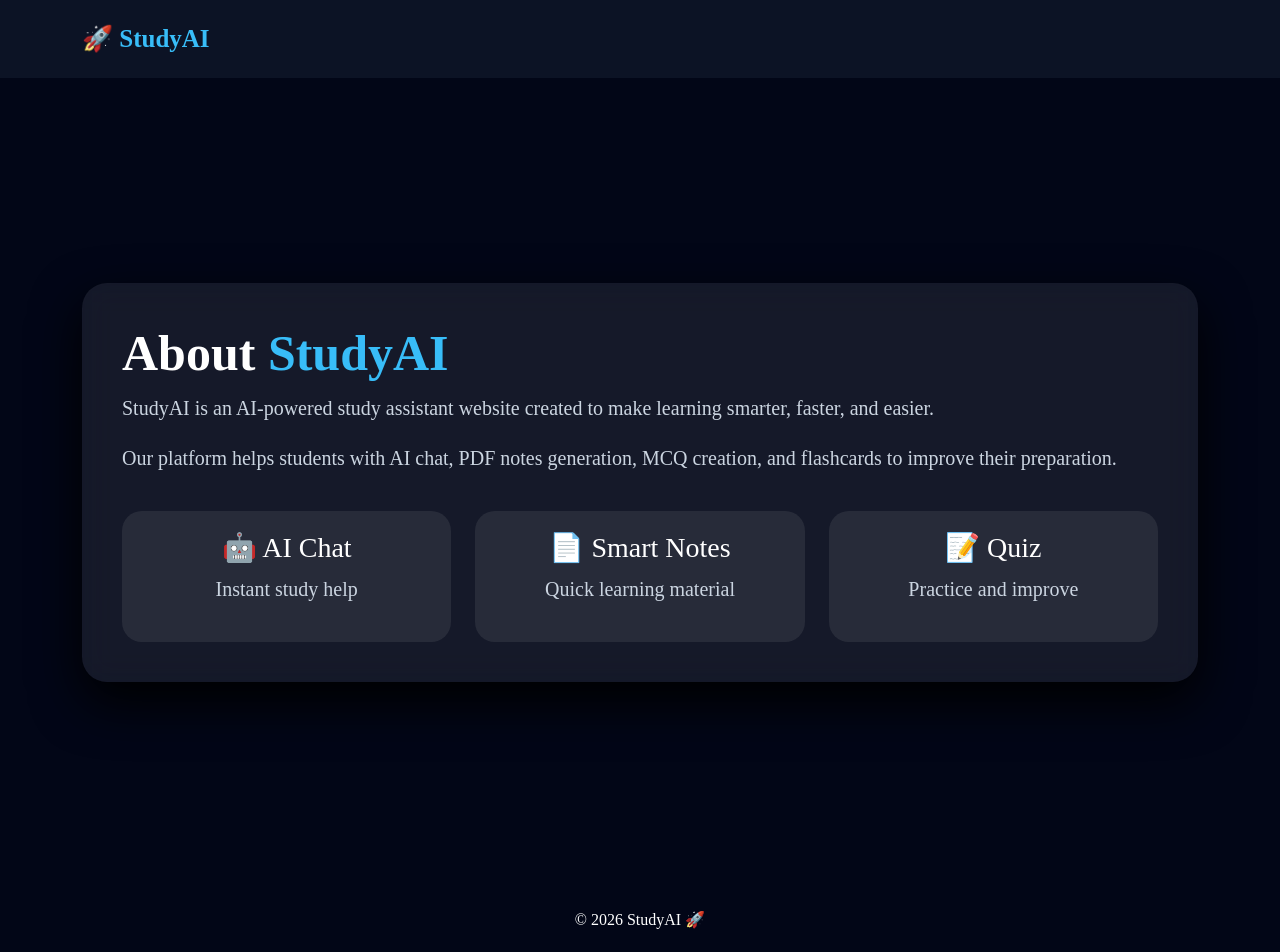
<file: templates/about.html>
<!DOCTYPE html>
<html>

<head>

<title>About - StudyAI</title>

<link href="https://cdn.jsdelivr.net/npm/bootstrap@5.3.2/dist/css/bootstrap.min.css" rel="stylesheet">


<style>

body{

background:#020617;
color:white;
font-family:'Segoe UI';

}


.navbar{

background:rgba(15,23,42,.8);
backdrop-filter:blur(15px);
padding:15px;

}


.navbar-brand{

color:#38bdf8;
font-size:25px;
font-weight:bold;

}



.about{

min-height:90vh;
display:flex;
align-items:center;

}



.about-card{

background:rgba(255,255,255,.08);
backdrop-filter:blur(15px);
padding:40px;
border-radius:25px;
box-shadow:0 20px 50px #000;

}



h1{

font-size:50px;
font-weight:700;

}


span{

color:#38bdf8;

}



p{

font-size:20px;
color:#cbd5e1;
line-height:1.7;

}



.feature{

background:rgba(255,255,255,.08);
padding:20px;
border-radius:20px;
margin-top:20px;

}



footer{

background:#020617;
padding:20px;
text-align:center;

}


</style>


</head>


<body>


<nav class="navbar">


<div class="container">


<a class="navbar-brand">

🚀 StudyAI

</a>


</div>


</nav>





<section class="about">


<div class="container">


<div class="about-card">



<h1>

About <span>StudyAI</span>

</h1>



<p>

StudyAI is an AI-powered study assistant website created to make learning
smarter, faster, and easier.

</p>



<p>

Our platform helps students with AI chat, PDF notes generation, MCQ creation,
and flashcards to improve their preparation.

</p>



<div class="row">



<div class="col-md-4">

<div class="feature text-center">

<h3>🤖 AI Chat</h3>

<p>Instant study help</p>

</div>

</div>




<div class="col-md-4">

<div class="feature text-center">

<h3>📄 Smart Notes</h3>

<p>Quick learning material</p>

</div>

</div>





<div class="col-md-4">

<div class="feature text-center">

<h3>📝 Quiz</h3>

<p>Practice and improve</p>

</div>

</div>



</div>




</div>


</div>


</section>





<footer>

© 2026 StudyAI 🚀

</footer>



</body>

</html>
</file>
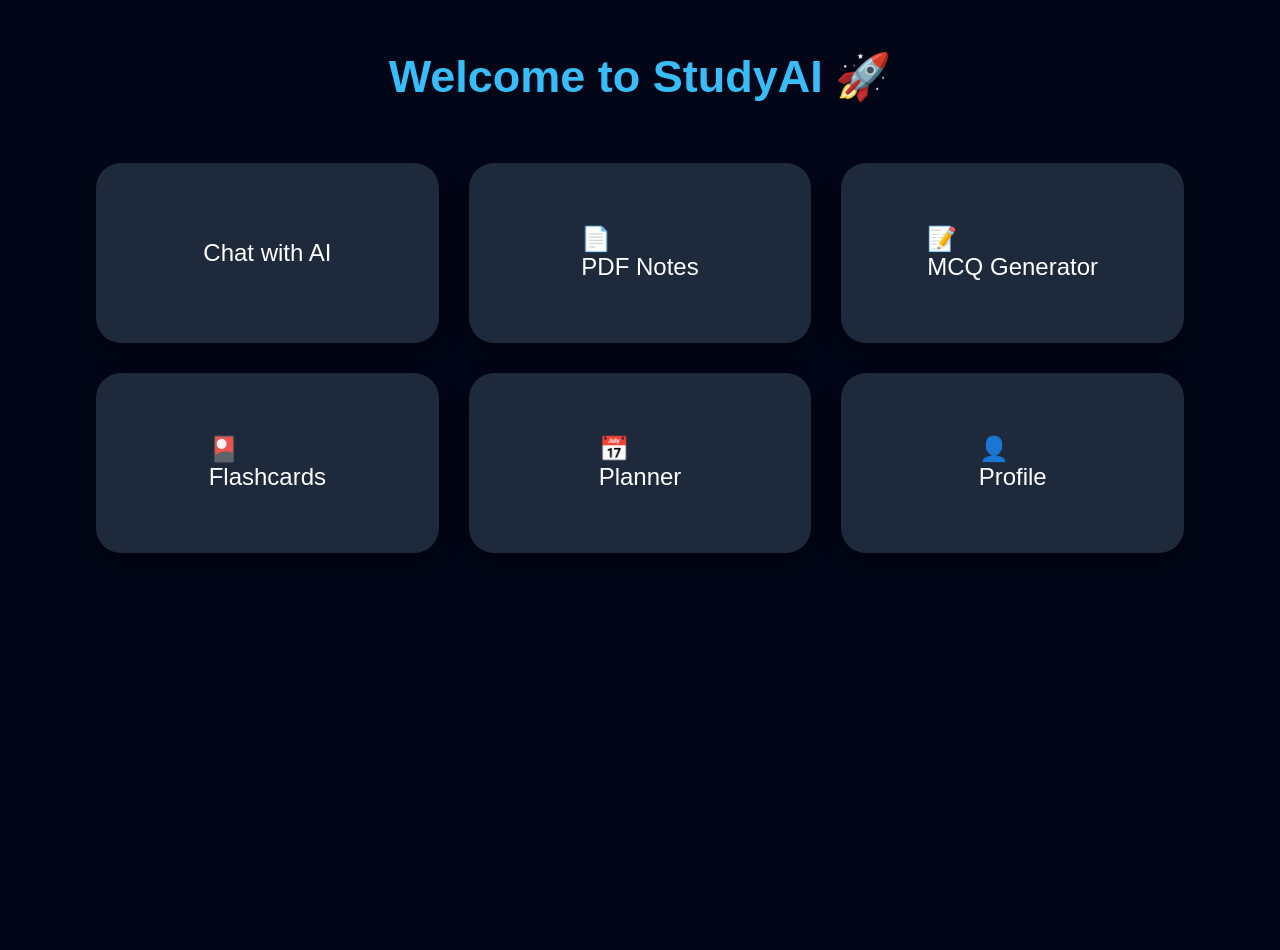
<file: templates/dashboard.html>
<!DOCTYPE html>
<html>

<head>

<title>Dashboard - StudyAI</title>


<style>


*{
    margin:0;
    padding:0;
    box-sizing:border-box;
    font-family:Arial, sans-serif;
}


body{

    background:#020617;
    color:white;
    min-height:100vh;

}


/* Heading */

h1{

    text-align:center;
    margin-top:50px;
    font-size:45px;
    color:#38bdf8;

}



/* Cards container */

.grid{

    width:85%;
    margin:60px auto;

    display:grid;

    grid-template-columns:repeat(3,1fr);

    gap:30px;

}



/* Dashboard cards */

.grid a{


    height:180px;

    background:#1e293b;

    border-radius:25px;


    display:flex;

    justify-content:center;

    align-items:center;

    flex-direction:column;


    text-decoration:none;

    color:white;


    font-size:24px;


    box-shadow:0 10px 25px rgba(0,0,0,0.4);


    transition:0.3s;


}




.grid a:hover{


    background:#2563eb;

    transform:translateY(-10px);


    box-shadow:0 15px 40px #2563eb;


}




/* Mobile */

@media(max-width:900px){


.grid{

    grid-template-columns:1fr;

}


h1{

    font-size:32px;

}



}


</style>


</head>



<body>



<h1>
Welcome to StudyAI 🚀
</h1>




<div class="grid">



<a href="/chat">
Chat with AI


</a>

<a href="/notes">

📄

<br>
PDF Notes

</a>




<a href="/mcq">

📝

<br>
MCQ Generator

</a>





<a href="/flashcards">

🎴

<br>
Flashcards

</a>





<a href="/planner">

📅

<br>
Planner

</a>





<a href="/profile">

👤

<br>
Profile

</a>



</div>




</body>

</html>
</file>
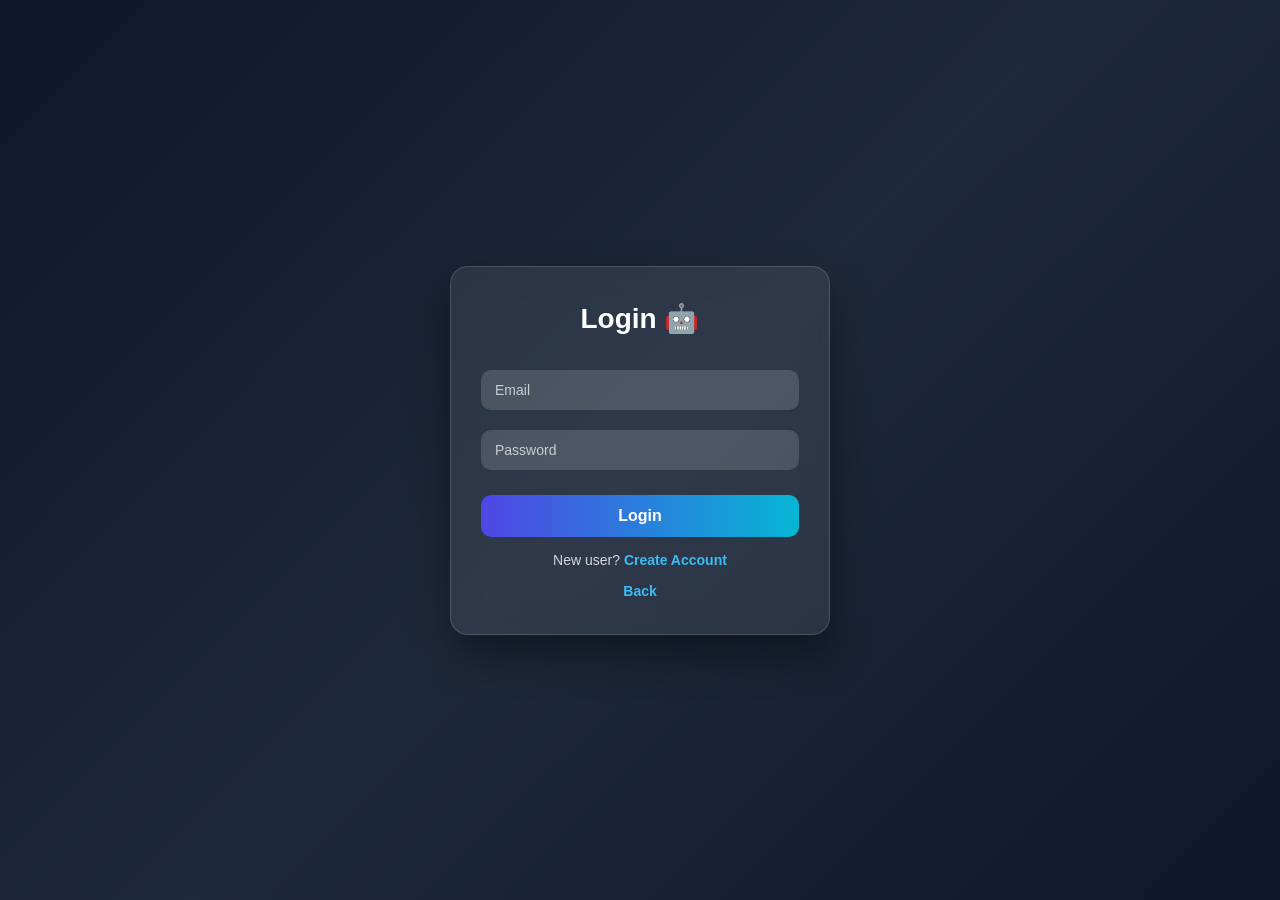
<file: templates/login.html>
<!DOCTYPE html>
<html>

<head>
<title>Login - StudyAI</title>


</head>
<style>
    /* ===== GLOBAL ===== */
* {
    margin: 0;
    padding: 0;
    box-sizing: border-box;
    font-family: "Poppins", Arial, sans-serif;
}

body {
    height: 100vh;
    display: flex;
    justify-content: center;
    align-items: center;

    background: linear-gradient(135deg, #0f172a, #1e293b, #0f172a);
}

/* ===== FORM CONTAINER ===== */
.form-box {
    width: 380px;
    padding: 35px 30px;

    background: rgba(255, 255, 255, 0.08);
    backdrop-filter: blur(15px);
    border: 1px solid rgba(255, 255, 255, 0.15);

    border-radius: 18px;
    box-shadow: 0 20px 40px rgba(0, 0, 0, 0.4);

    text-align: center;

    animation: fadeIn 0.6s ease-in-out;
}

/* ===== TITLE ===== */
.form-box h1 {
    color: #ffffff;
    margin-bottom: 25px;
    font-size: 28px;
}

/* ===== INPUTS ===== */
.form-box input {
    width: 100%;
    padding: 12px 14px;
    margin: 10px 0;

    border: none;
    border-radius: 10px;

    outline: none;
    font-size: 14px;

    background: rgba(255, 255, 255, 0.15);
    color: #fff;

    transition: 0.3s;
}

.form-box input::placeholder {
    color: rgba(255, 255, 255, 0.7);
}

.form-box input:focus {
    background: rgba(255, 255, 255, 0.25);
    transform: scale(1.02);
}

/* ===== BUTTON ===== */
.form-box button {
    width: 100%;
    padding: 12px;

    margin-top: 15px;

    border: none;
    border-radius: 10px;

    background: linear-gradient(90deg, #4f46e5, #06b6d4);
    color: white;

    font-size: 16px;
    font-weight: bold;

    cursor: pointer;

    transition: 0.3s ease;
}

.form-box button:hover {
    transform: translateY(-2px);
    box-shadow: 0 10px 20px rgba(79, 70, 229, 0.4);
}

/* ===== TEXT ===== */
.form-box p {
    margin-top: 15px;
    color: rgba(255, 255, 255, 0.8);
    font-size: 14px;
}

.form-box a {
    color: #38bdf8;
    text-decoration: none;
    font-weight: bold;
}

.form-box a:hover {
    text-decoration: underline;
}

/* ===== ANIMATION ===== */
@keyframes fadeIn {
    from {
        opacity: 0;
        transform: translateY(20px);
    }
    to {
        opacity: 1;
        transform: translateY(0);
    }
}
</style>

<body>


<div class="form-box">


<h1>Login 🤖</h1>


<form method="POST" action="/login">



<input 
type="email"
name="email"
placeholder="Email"
required>



<input 
type="password"
name="password"
placeholder="Password"
required>



<button type="submit">
Login
</button>



<p>
New user?
<a href="/signup">
Create Account
</a>
</p>

<p>
               
<a href="/">Back</a>
                
</p>



</form>


</div>


</body>

</html>
</file>
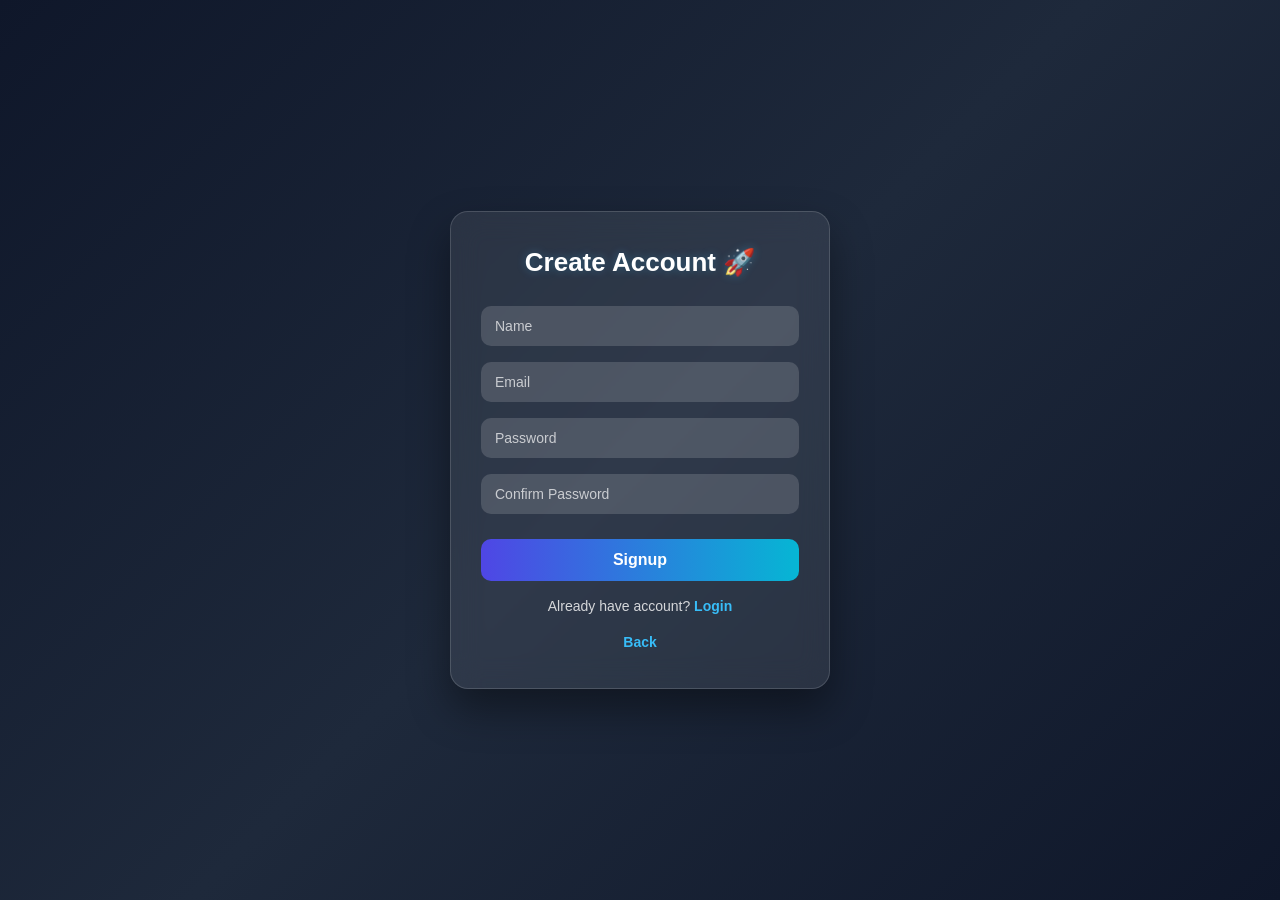
<file: templates/signup.html>
<!DOCTYPE html>
<html>

<head>
    <title>Signup - StudyAI</title>

    <style>
        /* ===== GLOBAL ===== */
        * {
            margin: 0;
            padding: 0;
            box-sizing: border-box;
            font-family: Arial, sans-serif;
        }

        body {
            height: 100vh;
            display: flex;
            justify-content: center;
            align-items: center;

            background: linear-gradient(135deg, #0f172a, #1e293b, #0f172a);
        }

        /* ===== FORM BOX ===== */
        .form-box {
            width: 380px;
            padding: 35px 30px;

            background: rgba(255, 255, 255, 0.08);
            backdrop-filter: blur(15px);
            border: 1px solid rgba(255, 255, 255, 0.15);

            border-radius: 18px;
            box-shadow: 0 20px 40px rgba(0, 0, 0, 0.4);

            text-align: center;

            animation: fadeIn 0.6s ease-in-out;
        }

        /* ===== TITLE ===== */
        .form-box h1 {
            color: #fff;
            margin-bottom: 20px;
            font-size: 26px;
            text-shadow: 0 0 10px rgba(56, 189, 248, 0.3);
        }

        /* ===== INPUTS ===== */
        .form-box input {
            width: 100%;
            padding: 12px 14px;
            margin: 8px 0;

            border: none;
            border-radius: 10px;

            outline: none;
            font-size: 14px;

            background: rgba(255, 255, 255, 0.15);
            color: #fff;

            transition: 0.3s;
        }

        .form-box input::placeholder {
            color: rgba(255, 255, 255, 0.7);
        }

        .form-box input:focus {
            background: rgba(255, 255, 255, 0.25);
            transform: scale(1.02);
        }

        /* confirm password highlight */
        .form-box input[name="confirm"]:focus {
            border: 2px solid #38bdf8;
        }

        /* ===== BUTTON ===== */
        .form-box button {
            width: 100%;
            padding: 12px;

            margin-top: 12px;

            border: none;
            border-radius: 10px;

            background: linear-gradient(90deg, #4f46e5, #06b6d4);
            color: white;

            font-size: 16px;
            font-weight: bold;

            cursor: pointer;

            transition: 0.3s ease;
        }

        .form-box button:hover {
            transform: translateY(-2px);
            box-shadow: 0 10px 20px rgba(79, 70, 229, 0.4);
        }

        /* ===== TEXT ===== */
        .form-box p {
            margin-top: 15px;
            color: rgba(255, 255, 255, 0.8);
            font-size: 14px;
            line-height: 1.5;
        }

        .form-box a {
            color: #38bdf8;
            text-decoration: none;
            font-weight: bold;
        }

        .form-box a:hover {
            text-decoration: underline;
        }

        /* ===== PASSWORD MATCH MESSAGE ===== */
        .match {
            font-size: 12px;
            margin-top: 5px;
            color: #f87171;
        }

        /* ===== ANIMATION ===== */
        @keyframes fadeIn {
            from {
                opacity: 0;
                transform: translateY(20px);
            }
            to {
                opacity: 1;
                transform: translateY(0);
            }
        }
    </style>
</head>

<body>

    <div class="form-box">

        <h1>Create Account 🚀</h1>

        <form method="POST" action="/signup">

            <input type="text" name="name" placeholder="Name" required>

            <input type="email" name="email" placeholder="Email" required>

            <input type="password" name="password" id="password" placeholder="Password" required>

            <input type="password" name="confirm" id="confirm" placeholder="Confirm Password" required>

            <div id="msg" class="match"></div>

            <button type="submit">Signup</button>

            <p>
                Already have account?
                <a href="/login">Login</a>
                
            </p>
            <p>
                
                <a href="/">Back</a>
                
            </p>

        </form>

    </div>

    <script>
        const password = document.getElementById("password");
        const confirmPassword = document.getElementById("confirm");
        const msg = document.getElementById("msg");

        confirmPassword.addEventListener("input", function () {
            if (confirmPassword.value !== password.value) {
                msg.textContent = "Passwords do not match";
                confirmPassword.style.border = "2px solid #ef4444";
            } else {
                msg.textContent = "Passwords match";
                confirmPassword.style.border = "2px solid #22c55e";
            }
        });
    </script>

</body>

</html>
</file>
